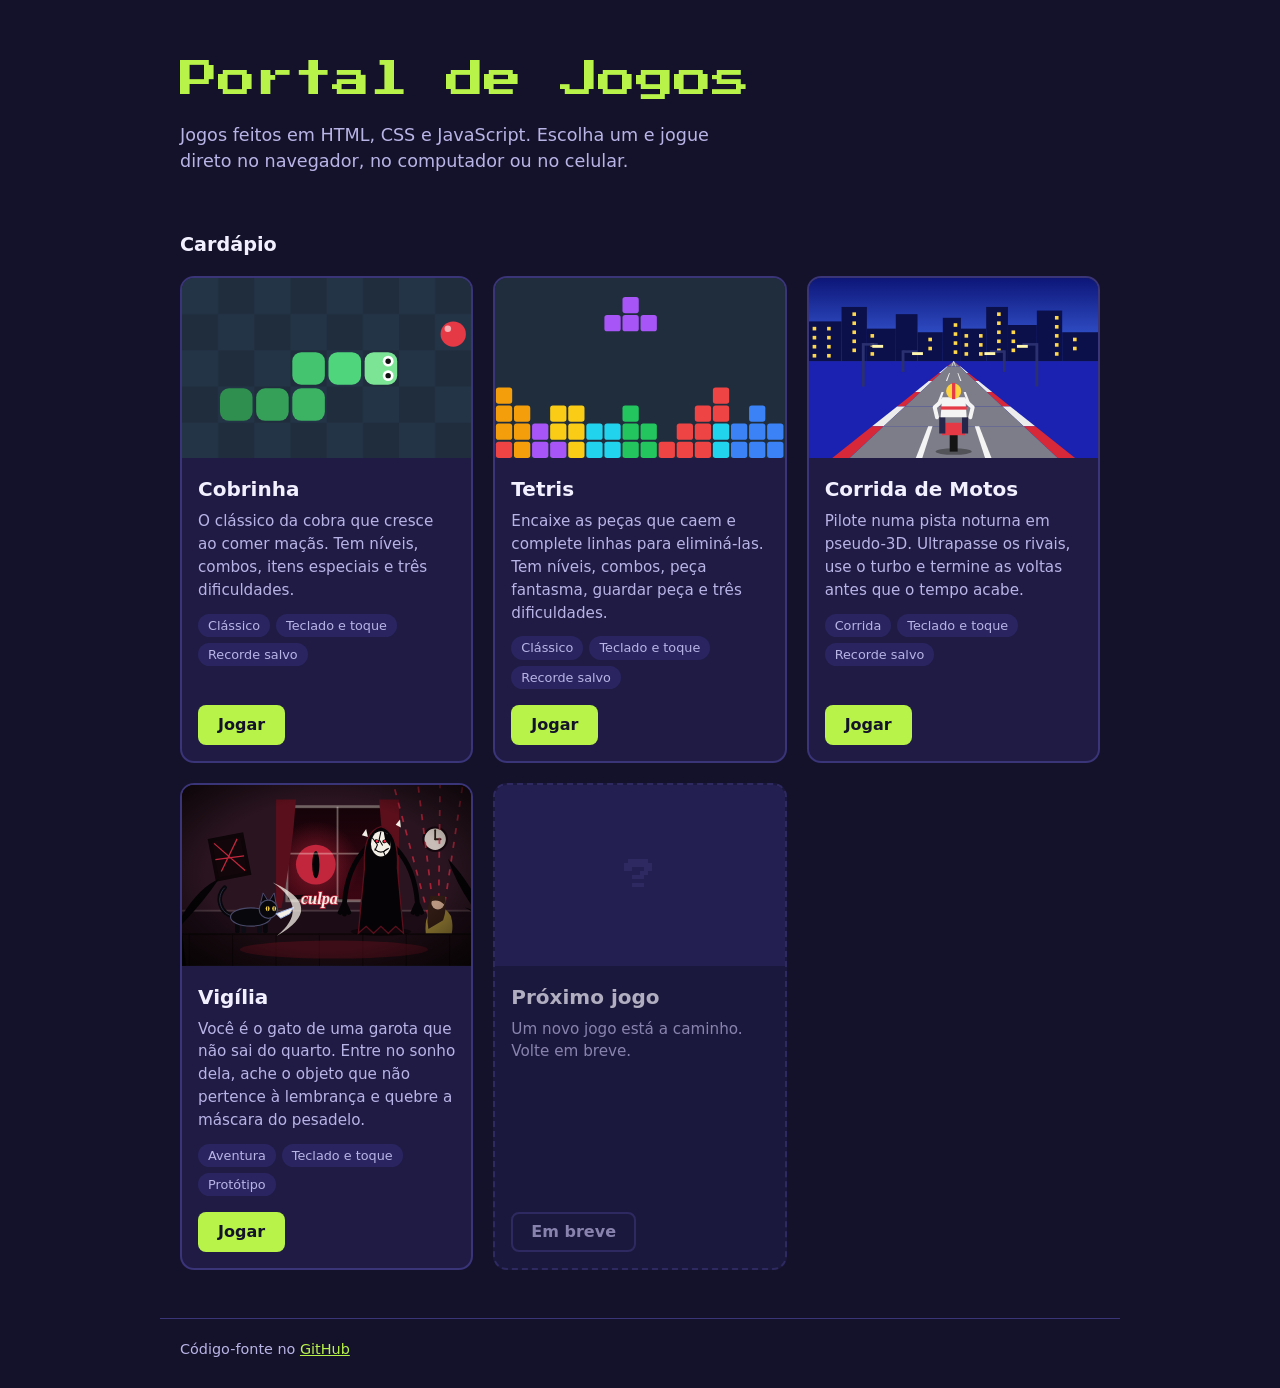
<file: index.html>
<!DOCTYPE html>
<html lang="pt-br">
    <head>
        <meta charset="UTF-8">
        <meta name="viewport" content="width=device-width, initial-scale=1.0">
        <meta name="description" content="Portal de jogos feitos em HTML, CSS e JavaScript. Escolha um jogo e jogue direto no navegador.">
        <title>Portal de Jogos</title>

        <!-- Fonte só do título. Se não carregar, o navegador usa "monospace". -->
        <link rel="preconnect" href="https://fonts.googleapis.com">
        <link rel="preconnect" href="https://fonts.gstatic.com" crossorigin>
        <link href="https://fonts.googleapis.com/css2?family=Press+Start+2P&display=swap" rel="stylesheet">

        <style>
            /* =========================================
               PORTAL DE JOGOS - estilos da página inicial
               ========================================= */

            :root {
                --fundo: #14122b;
                --superficie: #1f1b45;
                --superficie-clara: #2a2560;
                --borda: #3a3478;
                --texto: #f2f0ff;
                --texto-suave: #b9b4e6;
                --destaque: #b8f34a;      /* verde da cobrinha */
                --destaque-texto: #14122b;
            }

            * {
                box-sizing: border-box;
            }

            body {
                margin: 0;
                min-height: 100vh;
                display: flex;
                flex-direction: column;
                background-color: var(--fundo);
                color: var(--texto);
                font-family: system-ui, -apple-system, 'Segoe UI', Roboto, Arial, sans-serif;
                line-height: 1.5;
            }

            /* ---------- TOPO ---------- */
            .topo,
            main,
            .rodape {
                width: 100%;
                max-width: 960px;
                margin: 0 auto;
                padding-left: 20px;
                padding-right: 20px;
            }

            .topo {
                padding-top: 56px;
                padding-bottom: 24px;
            }

            .topo h1 {
                margin: 0 0 16px;
                font-family: 'Press Start 2P', monospace;
                font-size: clamp(1.4rem, 5vw, 2.4rem);
                line-height: 1.3;
                font-weight: normal;
                color: var(--destaque);
            }

            .topo p {
                margin: 0;
                max-width: 52ch;
                font-size: 1.1rem;
                color: var(--texto-suave);
            }

            /* ---------- CARDÁPIO ---------- */
            main {
                flex: 1;
                padding-bottom: 48px;
            }

            .titulo-secao {
                margin: 32px 0 16px;
                font-size: 1.2rem;
                color: var(--texto);
            }

            .cardapio {
                list-style: none;
                margin: 0;
                padding: 0;
                display: grid;
                grid-template-columns: repeat(auto-fill, minmax(260px, 1fr));
                gap: 20px;
            }

            .jogo {
                display: flex;
                flex-direction: column;
                height: 100%;
                overflow: hidden;
                background-color: var(--superficie);
                border: 2px solid var(--borda);
                border-radius: 14px;
                color: inherit;
                text-decoration: none;
                transition: transform 0.15s ease, border-color 0.15s ease;
            }

            a.jogo:hover {
                transform: translateY(-4px);
                border-color: var(--destaque);
            }

            a.jogo:focus-visible {
                outline: 3px solid var(--destaque);
                outline-offset: 3px;
            }

            .miniatura {
                display: block;
                width: 100%;
                aspect-ratio: 16 / 10;
                background-color: #1f2d3d;
            }

            .jogo-corpo {
                display: flex;
                flex-direction: column;
                flex: 1;
                padding: 16px;
            }

            .jogo-corpo h3 {
                margin: 0 0 6px;
                font-size: 1.25rem;
            }

            .jogo-corpo p {
                margin: 0 0 12px;
                color: var(--texto-suave);
                font-size: 0.95rem;
            }

            .etiquetas {
                list-style: none;
                margin: 0 0 16px;
                padding: 0;
                display: flex;
                flex-wrap: wrap;
                gap: 6px;
            }

            .etiquetas li {
                padding: 2px 10px;
                border-radius: 999px;
                background-color: var(--superficie-clara);
                font-size: 0.8rem;
                color: var(--texto-suave);
            }

            /* botão "Jogar" fica sempre no pé do card */
            .jogar {
                margin-top: auto;
                align-self: flex-start;
                padding: 8px 20px;
                border-radius: 8px;
                background-color: var(--destaque);
                color: var(--destaque-texto);
                font-weight: bold;
            }

            /* ---------- MINIATURA DA VIGÍLIA (parallax) ----------
               Cada camada vai e volta na horizontal; quanto maior o --p,
               mais perto do jogador ela parece. No hover a câmera acelera. */
            .vigilia .camada {
                animation: vig-camera 9s ease-in-out infinite alternate;
            }

            a.jogo:hover .vigilia .camada,
            a.jogo:focus-visible .vigilia .camada {
                animation-duration: 3s;
            }

            @keyframes vig-camera {
                from { transform: translateX(calc(var(--p) * 1px)); }
                to   { transform: translateX(calc(var(--p) * -1px)); }
            }

            .vig-pulsa {
                animation: vig-pulsa 1.8s ease-in-out infinite;
            }

            @keyframes vig-pulsa {
                50% { opacity: 0.35; }
            }

            .vig-ponteiro {
                transform-box: fill-box;
                transform-origin: 50% 100%;
                animation: vig-volta 1.2s linear infinite;
            }

            @keyframes vig-volta {
                to { transform: rotate(-360deg); }
            }

            .vig-fios {
                stroke-dasharray: 14 18;
                animation: vig-fios 1.2s linear infinite;
            }

            @keyframes vig-fios {
                to { stroke-dashoffset: -64; }
            }

            .vig-palavra {
                animation: vig-palavra 2.6s linear infinite;
            }

            @keyframes vig-palavra {
                0%   { transform: translateX(16px); opacity: 0; }
                20%  { opacity: 1; }
                85%  { opacity: 1; }
                100% { transform: translateX(-12px); opacity: 0; }
            }

            /* ---------- CARD "EM BREVE" ---------- */
            .jogo.em-breve {
                border-style: dashed;
                opacity: 0.7;
            }

            .miniatura.vazia {
                display: flex;
                align-items: center;
                justify-content: center;
                background-color: var(--superficie-clara);
                font-family: 'Press Start 2P', monospace;
                font-size: 2rem;
                color: var(--borda);
            }

            .em-breve .jogar {
                background-color: transparent;
                border: 2px solid var(--borda);
                color: var(--texto-suave);
                padding: 6px 18px;
            }

            /* ---------- RODAPÉ ---------- */
            .rodape {
                padding-top: 20px;
                padding-bottom: 28px;
                border-top: 1px solid var(--borda);
                font-size: 0.9rem;
                color: var(--texto-suave);
            }

            .rodape p {
                margin: 0;
            }

            .rodape a {
                color: var(--destaque);
            }

            /* ---------- ACESSIBILIDADE ---------- */
            @media (prefers-reduced-motion: reduce) {
                .jogo {
                    transition: none;
                }
                a.jogo:hover {
                    transform: none;
                }
                .vigilia * {
                    animation: none !important;
                }
            }

            @media (max-width: 600px) {
                .topo {
                    padding-top: 36px;
                }
            }
        </style>
    </head>
    <body>

        <header class="topo">
            <h1>Portal de Jogos</h1>
            <p>Jogos feitos em HTML, CSS e JavaScript. Escolha um e jogue direto no navegador, no computador ou no celular.</p>
        </header>

        <main>
            <h2 class="titulo-secao">Cardápio</h2>

            <ul class="cardapio">

                <!-- ===== JOGO: COBRINHA ===== -->
                <li>
                    <a class="jogo" href="jogos/cobrinha/">
                        <svg class="miniatura" viewBox="0 0 160 100" aria-hidden="true" focusable="false">
                            <defs>
                                <pattern id="xadrez" width="40" height="40" patternUnits="userSpaceOnUse">
                                    <rect width="40" height="40" fill="#1f2d3d"/>
                                    <rect width="20" height="20" fill="#243447"/>
                                    <rect x="20" y="20" width="20" height="20" fill="#243447"/>
                                </pattern>
                            </defs>
                            <rect width="160" height="100" fill="url(#xadrez)"/>

                            <!-- corpo da cobra -->
                            <rect x="21" y="61" width="18" height="18" rx="5" fill="#2f8f4e"/>
                            <rect x="41" y="61" width="18" height="18" rx="5" fill="#35a057"/>
                            <rect x="61" y="61" width="18" height="18" rx="5" fill="#3cb263"/>
                            <rect x="61" y="41" width="18" height="18" rx="5" fill="#44c46f"/>
                            <rect x="81" y="41" width="18" height="18" rx="5" fill="#4fd57b"/>
                            <!-- cabeça -->
                            <rect x="101" y="41" width="18" height="18" rx="5" fill="#7be495"/>
                            <circle cx="114" cy="46" r="3" fill="#fff"/><circle cx="114" cy="46" r="1.5" fill="#111"/>
                            <circle cx="114" cy="54" r="3" fill="#fff"/><circle cx="114" cy="54" r="1.5" fill="#111"/>

                            <!-- maçã -->
                            <circle cx="150" cy="31" r="7" fill="#e63946"/>
                            <circle cx="147" cy="28" r="1.8" fill="rgba(255,255,255,0.6)"/>
                        </svg>

                        <div class="jogo-corpo">
                            <h3>Cobrinha</h3>
                            <p>O clássico da cobra que cresce ao comer maçãs. Tem níveis, combos, itens especiais e três dificuldades.</p>
                            <ul class="etiquetas">
                                <li>Clássico</li>
                                <li>Teclado e toque</li>
                                <li>Recorde salvo</li>
                            </ul>
                            <span class="jogar">Jogar</span>
                        </div>
                    </a>
                </li>

                <!-- ===== JOGO: TETRIS ===== -->
                <li>
                    <a class="jogo" href="jogos/tetris/">
                        <svg class="miniatura" viewBox="0 0 160 100" aria-hidden="true" focusable="false">
                            <rect width="160" height="100" fill="#1f2d3d"/>
                            <rect x="70.5" y="10.5" width="9" height="9" rx="1.5" fill="#a855f7"/>
                            <rect x="60.5" y="20.5" width="9" height="9" rx="1.5" fill="#a855f7"/>
                            <rect x="70.5" y="20.5" width="9" height="9" rx="1.5" fill="#a855f7"/>
                            <rect x="80.5" y="20.5" width="9" height="9" rx="1.5" fill="#a855f7"/>
                            <rect x="0.5" y="60.5" width="9" height="9" rx="1.5" fill="#f59e0b"/>
                            <rect x="120.5" y="60.5" width="9" height="9" rx="1.5" fill="#ef4444"/>
                            <rect x="0.5" y="70.5" width="9" height="9" rx="1.5" fill="#f59e0b"/>
                            <rect x="10.5" y="70.5" width="9" height="9" rx="1.5" fill="#f59e0b"/>
                            <rect x="30.5" y="70.5" width="9" height="9" rx="1.5" fill="#facc15"/>
                            <rect x="40.5" y="70.5" width="9" height="9" rx="1.5" fill="#facc15"/>
                            <rect x="70.5" y="70.5" width="9" height="9" rx="1.5" fill="#22c55e"/>
                            <rect x="110.5" y="70.5" width="9" height="9" rx="1.5" fill="#ef4444"/>
                            <rect x="120.5" y="70.5" width="9" height="9" rx="1.5" fill="#ef4444"/>
                            <rect x="140.5" y="70.5" width="9" height="9" rx="1.5" fill="#3b82f6"/>
                            <rect x="0.5" y="80.5" width="9" height="9" rx="1.5" fill="#f59e0b"/>
                            <rect x="10.5" y="80.5" width="9" height="9" rx="1.5" fill="#f59e0b"/>
                            <rect x="20.5" y="80.5" width="9" height="9" rx="1.5" fill="#a855f7"/>
                            <rect x="30.5" y="80.5" width="9" height="9" rx="1.5" fill="#facc15"/>
                            <rect x="40.5" y="80.5" width="9" height="9" rx="1.5" fill="#facc15"/>
                            <rect x="50.5" y="80.5" width="9" height="9" rx="1.5" fill="#22d3ee"/>
                            <rect x="60.5" y="80.5" width="9" height="9" rx="1.5" fill="#22d3ee"/>
                            <rect x="70.5" y="80.5" width="9" height="9" rx="1.5" fill="#22c55e"/>
                            <rect x="80.5" y="80.5" width="9" height="9" rx="1.5" fill="#22c55e"/>
                            <rect x="100.5" y="80.5" width="9" height="9" rx="1.5" fill="#ef4444"/>
                            <rect x="110.5" y="80.5" width="9" height="9" rx="1.5" fill="#ef4444"/>
                            <rect x="120.5" y="80.5" width="9" height="9" rx="1.5" fill="#22d3ee"/>
                            <rect x="130.5" y="80.5" width="9" height="9" rx="1.5" fill="#3b82f6"/>
                            <rect x="140.5" y="80.5" width="9" height="9" rx="1.5" fill="#3b82f6"/>
                            <rect x="150.5" y="80.5" width="9" height="9" rx="1.5" fill="#3b82f6"/>
                            <rect x="0.5" y="90.5" width="9" height="9" rx="1.5" fill="#ef4444"/>
                            <rect x="10.5" y="90.5" width="9" height="9" rx="1.5" fill="#f59e0b"/>
                            <rect x="20.5" y="90.5" width="9" height="9" rx="1.5" fill="#a855f7"/>
                            <rect x="30.5" y="90.5" width="9" height="9" rx="1.5" fill="#a855f7"/>
                            <rect x="40.5" y="90.5" width="9" height="9" rx="1.5" fill="#facc15"/>
                            <rect x="50.5" y="90.5" width="9" height="9" rx="1.5" fill="#22d3ee"/>
                            <rect x="60.5" y="90.5" width="9" height="9" rx="1.5" fill="#22d3ee"/>
                            <rect x="70.5" y="90.5" width="9" height="9" rx="1.5" fill="#22c55e"/>
                            <rect x="80.5" y="90.5" width="9" height="9" rx="1.5" fill="#22c55e"/>
                            <rect x="90.5" y="90.5" width="9" height="9" rx="1.5" fill="#ef4444"/>
                            <rect x="100.5" y="90.5" width="9" height="9" rx="1.5" fill="#ef4444"/>
                            <rect x="110.5" y="90.5" width="9" height="9" rx="1.5" fill="#ef4444"/>
                            <rect x="120.5" y="90.5" width="9" height="9" rx="1.5" fill="#22d3ee"/>
                            <rect x="130.5" y="90.5" width="9" height="9" rx="1.5" fill="#3b82f6"/>
                            <rect x="140.5" y="90.5" width="9" height="9" rx="1.5" fill="#3b82f6"/>
                            <rect x="150.5" y="90.5" width="9" height="9" rx="1.5" fill="#3b82f6"/>
                        </svg>

                        <div class="jogo-corpo">
                            <h3>Tetris</h3>
                            <p>Encaixe as peças que caem e complete linhas para eliminá-las. Tem níveis, combos, peça fantasma, guardar peça e três dificuldades.</p>
                            <ul class="etiquetas">
                                <li>Clássico</li>
                                <li>Teclado e toque</li>
                                <li>Recorde salvo</li>
                            </ul>
                            <span class="jogar">Jogar</span>
                        </div>
                    </a>
                </li>

                <!-- ===== JOGO: CORRIDA DE MOTOS ===== -->
                <li>
                    <a class="jogo" href="jogos/motos/">
                        <svg class="miniatura" viewBox="0 0 160 100" aria-hidden="true" focusable="false">
                            <defs>
                                <linearGradient id="ceuMotos" x1="0" y1="0" x2="0" y2="1">
                                    <stop offset="0" stop-color="#0d1678"/>
                                    <stop offset="1" stop-color="#3f66e8"/>
                                </linearGradient>
                            </defs>
                            <rect width="160" height="46" fill="url(#ceuMotos)"/>
                                                        <rect x="0" y="24" width="18" height="22" fill="#0b0f4a"/>
                            <rect x="2" y="27" width="2" height="2" fill="#ffd84a"/>
                            <rect x="10" y="27" width="2" height="2" fill="#ffd84a"/>
                            <rect x="2" y="32" width="2" height="2" fill="#ffd84a"/>
                            <rect x="10" y="32" width="2" height="2" fill="#ffd84a"/>
                            <rect x="2" y="37" width="2" height="2" fill="#ffd84a"/>
                            <rect x="10" y="37" width="2" height="2" fill="#ffd84a"/>
                            <rect x="2" y="42" width="2" height="2" fill="#ffd84a"/>
                            <rect x="10" y="42" width="2" height="2" fill="#ffd84a"/>
                            <rect x="18" y="16" width="14" height="30" fill="#0b0f4a"/>
                            <rect x="24" y="19" width="2" height="2" fill="#ffd84a"/>
                            <rect x="24" y="24" width="2" height="2" fill="#ffd84a"/>
                            <rect x="24" y="29" width="2" height="2" fill="#ffd84a"/>
                            <rect x="24" y="34" width="2" height="2" fill="#ffd84a"/>
                            <rect x="24" y="39" width="2" height="2" fill="#ffd84a"/>
                            <rect x="32" y="28" width="16" height="18" fill="#0b0f4a"/>
                            <rect x="34" y="31" width="2" height="2" fill="#ffd84a"/>
                            <rect x="34" y="36" width="2" height="2" fill="#ffd84a"/>
                            <rect x="34" y="41" width="2" height="2" fill="#ffd84a"/>
                            <rect x="48" y="20" width="12" height="26" fill="#0b0f4a"/>
                            <rect x="60" y="30" width="14" height="16" fill="#0b0f4a"/>
                            <rect x="66" y="33" width="2" height="2" fill="#ffd84a"/>
                            <rect x="66" y="38" width="2" height="2" fill="#ffd84a"/>
                            <rect x="74" y="22" width="10" height="24" fill="#0b0f4a"/>
                            <rect x="80" y="25" width="2" height="2" fill="#ffd84a"/>
                            <rect x="80" y="30" width="2" height="2" fill="#ffd84a"/>
                            <rect x="80" y="35" width="2" height="2" fill="#ffd84a"/>
                            <rect x="80" y="40" width="2" height="2" fill="#ffd84a"/>
                            <rect x="84" y="28" width="14" height="18" fill="#0b0f4a"/>
                            <rect x="86" y="31" width="2" height="2" fill="#ffd84a"/>
                            <rect x="94" y="31" width="2" height="2" fill="#ffd84a"/>
                            <rect x="86" y="36" width="2" height="2" fill="#ffd84a"/>
                            <rect x="94" y="36" width="2" height="2" fill="#ffd84a"/>
                            <rect x="86" y="41" width="2" height="2" fill="#ffd84a"/>
                            <rect x="94" y="41" width="2" height="2" fill="#ffd84a"/>
                            <rect x="98" y="16" width="12" height="30" fill="#0b0f4a"/>
                            <rect x="104" y="19" width="2" height="2" fill="#ffd84a"/>
                            <rect x="104" y="24" width="2" height="2" fill="#ffd84a"/>
                            <rect x="104" y="29" width="2" height="2" fill="#ffd84a"/>
                            <rect x="104" y="34" width="2" height="2" fill="#ffd84a"/>
                            <rect x="104" y="39" width="2" height="2" fill="#ffd84a"/>
                            <rect x="110" y="26" width="16" height="20" fill="#0b0f4a"/>
                            <rect x="112" y="29" width="2" height="2" fill="#ffd84a"/>
                            <rect x="112" y="34" width="2" height="2" fill="#ffd84a"/>
                            <rect x="112" y="39" width="2" height="2" fill="#ffd84a"/>
                            <rect x="126" y="18" width="14" height="28" fill="#0b0f4a"/>
                            <rect x="136" y="21" width="2" height="2" fill="#ffd84a"/>
                            <rect x="136" y="26" width="2" height="2" fill="#ffd84a"/>
                            <rect x="136" y="31" width="2" height="2" fill="#ffd84a"/>
                            <rect x="136" y="36" width="2" height="2" fill="#ffd84a"/>
                            <rect x="136" y="41" width="2" height="2" fill="#ffd84a"/>
                            <rect x="140" y="30" width="20" height="16" fill="#0b0f4a"/>
                            <rect x="146" y="33" width="2" height="2" fill="#ffd84a"/>
                            <rect x="146" y="38" width="2" height="2" fill="#ffd84a"/>
                                                        <rect x="0" y="46" width="160" height="54" fill="#1b21b0"/>
                            <polygon points="80.0,46 80.0,46 76.8,49 76.2,49" fill="#d62839"/>
                            <polygon points="80.0,46 80.0,46 83.8,49 83.2,49" fill="#d62839"/>
                            <polygon points="80.0,46 80.0,46 83.2,49 76.8,49" fill="#7d7d89"/>
                            <polygon points="79.8,46 80.2,46 79.1,49 78.8,49" fill="#f4f4f4"/>
                            <polygon points="79.8,46 80.2,46 81.2,49 80.9,49" fill="#f4f4f4"/>
                            <polygon points="76.2,49 76.8,49 73.0,52.5 71.9,52.5" fill="#ececec"/>
                            <polygon points="83.2,49 83.8,49 88.1,52.5 87.0,52.5" fill="#ececec"/>
                            <polygon points="76.8,49 83.2,49 87.0,52.5 73.0,52.5" fill="#7d7d89"/>
                            <polygon points="71.9,52.5 73.0,52.5 68.2,57 66.2,57" fill="#d62839"/>
                            <polygon points="87.0,52.5 88.1,52.5 93.8,57 91.8,57" fill="#d62839"/>
                            <polygon points="73.0,52.5 87.0,52.5 91.8,57 68.2,57" fill="#7d7d89"/>
                            <polygon points="77.5,52.5 77.9,52.5 76.4,57 75.7,57" fill="#f4f4f4"/>
                            <polygon points="82.1,52.5 82.5,52.5 84.3,57 83.6,57" fill="#f4f4f4"/>
                            <polygon points="66.2,57 68.2,57 61.7,63 58.7,63" fill="#ececec"/>
                            <polygon points="91.8,57 93.8,57 101.3,63 98.3,63" fill="#ececec"/>
                            <polygon points="68.2,57 91.8,57 98.3,63 61.7,63" fill="#7d7d89"/>
                            <polygon points="58.7,63 61.7,63 53.1,71 48.7,71" fill="#d62839"/>
                            <polygon points="98.3,63 101.3,63 111.3,71 106.9,71" fill="#d62839"/>
                            <polygon points="61.7,63 98.3,63 106.9,71 53.1,71" fill="#7d7d89"/>
                            <polygon points="73.3,63 74.5,63 71.9,71 70.2,71" fill="#f4f4f4"/>
                            <polygon points="85.5,63 86.7,63 89.8,71 88.1,71" fill="#f4f4f4"/>
                            <polygon points="48.7,71 53.1,71 41.3,82 34.9,82" fill="#ececec"/>
                            <polygon points="106.9,71 111.3,71 125.1,82 118.7,82" fill="#ececec"/>
                            <polygon points="53.1,71 106.9,71 118.7,82 41.3,82" fill="#7d7d89"/>
                            <polygon points="34.9,82 41.3,82 22.0,100 12.3,100" fill="#d62839"/>
                            <polygon points="118.7,82 125.1,82 147.7,100 138.0,100" fill="#d62839"/>
                            <polygon points="41.3,82 118.7,82 138.0,100 22.0,100" fill="#7d7d89"/>
                            <polygon points="65.9,82 68.3,82 62.5,100 58.9,100" fill="#f4f4f4"/>
                            <polygon points="91.7,82 94.1,82 101.1,100 97.5,100" fill="#f4f4f4"/>
                            <rect x="29.2" y="36" width="1.6" height="24" fill="#2b3170"/>
                            <rect x="30" y="36" width="8" height="1.4" fill="#2b3170"/>
                            <rect x="35" y="37" width="6" height="1.6" fill="#fff6b0"/>
                            <rect x="125.2" y="36" width="1.6" height="24" fill="#2b3170"/>
                            <rect x="118" y="36" width="8" height="1.4" fill="#2b3170"/>
                            <rect x="115" y="37" width="6" height="1.6" fill="#fff6b0"/>
                            <rect x="51.2" y="40" width="1.6" height="12" fill="#2b3170"/>
                            <rect x="52" y="40" width="8" height="1.4" fill="#2b3170"/>
                            <rect x="57" y="41" width="6" height="1.6" fill="#fff6b0"/>
                            <rect x="107.2" y="40" width="1.6" height="12" fill="#2b3170"/>
                            <rect x="100" y="40" width="8" height="1.4" fill="#2b3170"/>
                            <rect x="97" y="41" width="6" height="1.6" fill="#fff6b0"/>
                            
<ellipse cx="80" cy="96" rx="10" ry="1.8" fill="rgba(0,0,0,0.35)"/>
<rect x="77.8" y="85" width="4.4" height="11" fill="#141414"/>
<polygon points="73.5,87 86.5,87 85,80 75,80" fill="#e63946"/>
<rect x="72" y="77" width="3.4" height="9" fill="#26264a"/>
<rect x="84.6" y="77" width="3.4" height="9" fill="#26264a"/>
<polygon points="72.8,77 87.2,77 86.4,66 73.6,66" fill="#f4f4f4"/>
<rect x="72.8" y="71" width="14.4" height="1.8" fill="#e63946"/>
<polyline points="74,67.5 69.5,71.5 70.8,77" fill="none" stroke="#f4f4f4" stroke-width="2.2" stroke-linecap="round" stroke-linejoin="round"/>
<polyline points="86,67.5 90.5,71.5 89.2,77" fill="none" stroke="#f4f4f4" stroke-width="2.2" stroke-linecap="round" stroke-linejoin="round"/>
<circle cx="80" cy="62.5" r="4.2" fill="#ffd23f"/>
<rect x="79.1" y="58" width="1.8" height="9" fill="#e63946"/>

                        </svg>

                        <div class="jogo-corpo">
                            <h3>Corrida de Motos</h3>
                            <p>Pilote numa pista noturna em pseudo-3D. Ultrapasse os rivais, use o turbo e termine as voltas antes que o tempo acabe.</p>
                            <ul class="etiquetas">
                                <li>Corrida</li>
                                <li>Teclado e toque</li>
                                <li>Recorde salvo</li>
                            </ul>
                            <span class="jogar">Jogar</span>
                        </div>
                    </a>
                </li>

                <!-- ===== JOGO: VIGÍLIA =====
                     Miniatura em 4 camadas (céu, parede, cena, primeiro plano), como no jogo.
                     Cada camada desliza numa amplitude diferente (--p) e isso cria o parallax. -->
                <li>
                    <a class="jogo" href="jogos/vigilia/">
                        <svg class="miniatura vigilia" viewBox="0 0 160 100" aria-hidden="true" focusable="false">
                            <defs>
                                <linearGradient id="vigCeu" x1="0" y1="0" x2="0" y2="1">
                                    <stop offset="0" stop-color="#0a0206"/>
                                    <stop offset="1" stop-color="#4a0716"/>
                                </linearGradient>
                                <radialGradient id="vigBrilho" cx=".5" cy=".5" r=".5">
                                    <stop offset="0" stop-color="#c2263d" stop-opacity=".55"/>
                                    <stop offset="1" stop-color="#c2263d" stop-opacity="0"/>
                                </radialGradient>
                                <radialGradient id="vigVinheta" cx=".5" cy=".5" r=".75">
                                    <stop offset=".55" stop-color="#000" stop-opacity="0"/>
                                    <stop offset="1" stop-color="#000" stop-opacity=".85"/>
                                </radialGradient>
                            </defs>

                            <!-- camada 1: céu, sol com fenda e morros (move pouco) -->
                            <g class="camada" style="--p:1">
                                <rect x="-20" width="200" height="82" fill="url(#vigCeu)"/>
                                <circle class="vig-pulsa" cx="74" cy="44" r="24" fill="url(#vigBrilho)"/>
                                <circle cx="74" cy="44" r="11" fill="#c2263d"/>
                                <ellipse cx="74" cy="44" rx="2" ry="7.5" fill="#050305"/>
                                <path d="M-20,82 L-20,68 Q8,58 36,66 Q66,56 96,65 Q128,57 152,66 Q168,61 180,64 L180,82Z" fill="#12060a"/>
                            </g>

                            <!-- camada 2: parede com a janela, cortinas, quadro torto e relógio -->
                            <g class="camada" style="--p:2.5">
                                <path fill-rule="evenodd" fill="#2a1420" d="M-20,0H180V82H-20Z M58,12V64H114V12Z"/>
                                <rect x="-20" y="70" width="200" height="12" fill="#1c0c16"/>
                                <rect x="-20" y="69" width="200" height="1" fill="#fff8ea" opacity=".15"/>
                                <rect x="58" y="12" width="56" height="52" fill="none" stroke="#fff8ea" stroke-width="1.6" opacity=".35"/>
                                <path d="M86,12V64M58,38H114" stroke="#fff8ea" stroke-width="1" opacity=".35"/>
                                <path d="M52,8 H63 Q61,38 55,68 H52Z" fill="#5a0f1c"/>
                                <path d="M120,8 H109 Q111,38 117,68 H120Z" fill="#5a0f1c"/>
                                <g transform="rotate(-11 24 28)">
                                    <rect x="14" y="28" width="20" height="24" fill="#0d0508"/>
                                    <rect x="16" y="30" width="16" height="20" fill="#12060a"/>
                                    <path d="M17,31 L31,49 M30,31 L18,47 M16,40 L32,41" stroke="#c2263d" stroke-width=".7"/>
                                </g>
                                <circle cx="140" cy="30" r="6.5" fill="#fff8ea" opacity=".75" stroke="#0d0508" stroke-width="1.2"/>
                                <path class="vig-ponteiro" d="M140,30V25" stroke="#2a1d17" stroke-width="1" stroke-linecap="round"/>
                                <path d="M140,30H143" stroke="#2a1d17" stroke-width="1" stroke-linecap="round"/>
                            </g>

                            <!-- camada 3: chão, a garota presa por fios, a Máscara e o gato com o caco -->
                            <g class="camada" style="--p:5">
                                <rect x="-20" y="82" width="200" height="18" fill="#190b11"/>
                                <rect x="-20" y="82" width="200" height="1" fill="#0e0609"/>
                                <path d="M4,82V100M28,82V100M52,82V100M76,82V100M100,82V100M124,82V100M148,82V100" stroke="#0e0609" stroke-width=".6"/>
                                <ellipse cx="84" cy="91" rx="52" ry="5" fill="#5a0f1c" opacity=".55"/>

                                <!-- garota (marionete) -->
                                <g transform="translate(142,82) scale(.24)">
                                    <g class="vig-fios" stroke="#c2263d" stroke-width="4" fill="none" opacity=".8">
                                        <path d="M-14,-70 L-60,-440"/><path d="M0,-78 L4,-440"/><path d="M14,-70 L70,-440"/>
                                        <path d="M-24,-40 L-130,-440"/>
                                    </g>
                                    <path d="M-30,0 Q-34,-44 -10,-58 Q14,-64 28,-40 Q34,-18 30,0Z" fill="#8a7430"/>
                                    <path d="M-20,-86 Q-30,-40 -24,-10 L10,-30 Q20,-60 14,-86Z" fill="#2e1a12"/>
                                    <circle cx="-2" cy="-70" r="15" fill="#b99680"/>
                                    <path d="M-18,-74 Q-8,-92 10,-84 Q16,-76 13,-66 Q0,-80 -18,-74Z" fill="#2e1a12"/>
                                </g>

                                <!-- a Máscara -->
                                <g transform="translate(110,82) scale(.24)">
                                    <ellipse cx="0" cy="-4" rx="70" ry="10" fill="#000" opacity=".5"/>
                                    <g stroke="#050305" stroke-width="11" fill="none" stroke-linecap="round">
                                        <path d="M-34,-196 Q-78,-150 -84,-70 M-84,-70 l-10,22 M-84,-70 l0,26 M-84,-70 l10,22"/>
                                        <path d="M34,-196 Q78,-150 84,-70 M84,-70 l-10,22 M84,-70 l0,26 M84,-70 l10,22"/>
                                    </g>
                                    <path d="M-52,0 L-38,-150 Q-42,-236 0,-246 Q42,-236 38,-150 L52,0 L34,-16 L17,0 L0,-16 L-17,0 L-34,-16Z" fill="#050305" stroke="#5a0f1c" stroke-width="3"/>
                                    <ellipse cx="0" cy="-206" rx="23" ry="29" fill="#f4efe6"/>
                                    <polygon points="6,-236 24,-222 22,-200 10,-214" fill="#050305"/>
                                    <ellipse cx="-9" cy="-212" rx="6" ry="4" fill="#050305" transform="rotate(18 -9 -212)"/>
                                    <ellipse cx="9" cy="-212" rx="6" ry="4" fill="#050305" transform="rotate(-18 9 -212)"/>
                                    <circle class="vig-pulsa" cx="-9" cy="-212" r="3" fill="#ff2a4a"/>
                                    <circle class="vig-pulsa" cx="9" cy="-212" r="3" fill="#ff2a4a"/>
                                    <path d="M-14,-194 Q0,-180 14,-194" stroke="#050305" stroke-width="2.4" fill="none" stroke-linecap="round"/>
                                    <path d="M-20,-220 L-8,-204 L-14,-190 M0,-234 L-4,-216 L4,-202 M18,-196 L6,-188 L10,-178" stroke="#050305" stroke-width="2.4" fill="none"/>
                                    <polygon points="-44,-226 -34,-240 -30,-222" fill="#f4efe6"/>
                                    <polygon points="34,-250 44,-262 46,-244" fill="#f4efe6"/>
                                </g>

                                <!-- palavra lançada pela Máscara, voando até o gato -->
                                <text class="vig-palavra" x="76" y="66" text-anchor="middle" font-family="'Cormorant Garamond', Georgia, serif" font-style="italic" font-weight="700" font-size="9" fill="#f4efe6" stroke="#c2263d" stroke-width=".9" paint-order="stroke">culpa</text>

                                <!-- o gato, com o caco de porcelana e o golpe -->
                                <g transform="translate(38,82) scale(.36)">
                                    <path d="M-26,-26 C-48,-30 -54,-56 -40,-70" stroke="#07070c" stroke-width="7" fill="none" stroke-linecap="round"/>
                                    <path d="M-26,-26 C-48,-30 -54,-56 -40,-70" stroke="#4a4a6a" stroke-width="1.5" fill="none" opacity=".6"/>
                                    <rect x="-24" y="-16" width="7" height="16" rx="3" fill="#07070c"/>
                                    <rect x="-14" y="-16" width="7" height="16" rx="3" fill="#0d0d15"/>
                                    <rect x="10" y="-16" width="7" height="16" rx="3" fill="#0d0d15"/>
                                    <rect x="19" y="-16" width="7" height="16" rx="3" fill="#07070c"/>
                                    <ellipse cx="0" cy="-25" rx="31" ry="14" fill="#07070c" stroke="#4a4a6a" stroke-width="1.8"/>
                                    <polygon points="15,-46 19,-62 27,-49" fill="#07070c" stroke="#4a4a6a" stroke-width="1.5"/>
                                    <polygon points="28,-49 36,-62 39,-45" fill="#07070c" stroke="#4a4a6a" stroke-width="1.5"/>
                                    <circle cx="27" cy="-37" r="14" fill="#07070c" stroke="#4a4a6a" stroke-width="1.8"/>
                                    <ellipse cx="26" cy="-38" rx="3" ry="4" fill="#ffd84a"/>
                                    <ellipse cx="36" cy="-38" rx="3" ry="4" fill="#ffd84a"/>
                                    <rect x="25.3" y="-41.5" width="1.4" height="7" fill="#07070c"/>
                                    <rect x="35.3" y="-41.5" width="1.4" height="7" fill="#07070c"/>
                                    <polygon points="39,-30 66,-40 60,-30 46,-23" fill="#f6f1e7" stroke="#9fb4e8" stroke-width="1.5"/>
                                    <path d="M34,-78 Q118,-40 40,4 Q92,-38 34,-78Z" fill="#f6f1e7" opacity=".75"/>
                                </g>
                            </g>

                            <!-- camada 4: plantas em silhueta no primeiro plano (move mais) -->
                            <g class="camada" style="--p:9" fill="#050305">
                                <g transform="translate(-6,100) scale(.24)">
                                    <path d="M-34,0 L-26,-70 H26 L34,0Z"/>
                                    <path d="M0,-70 Q-70,-150 -96,-220 Q-40,-170 0,-70Z"/>
                                    <path d="M0,-70 Q10,-190 -14,-270 Q44,-190 0,-70Z"/>
                                    <path d="M0,-70 Q70,-140 110,-200 Q52,-176 0,-70Z"/>
                                </g>
                                <g transform="translate(172,100) scale(.26)">
                                    <path d="M-34,0 L-26,-70 H26 L34,0Z"/>
                                    <path d="M0,-70 Q-70,-150 -96,-228 Q-40,-170 0,-70Z"/>
                                    <path d="M0,-70 Q10,-190 -14,-270 Q44,-190 0,-70Z"/>
                                    <path d="M0,-70 Q-30,-120 -60,-124 Q-22,-104 0,-70Z"/>
                                </g>
                            </g>

                            <rect width="160" height="100" fill="url(#vigVinheta)"/>
                        </svg>

                        <div class="jogo-corpo">
                            <h3>Vigília</h3>
                            <p>Você é o gato de uma garota que não sai do quarto. Entre no sonho dela, ache o objeto que não pertence à lembrança e quebre a máscara do pesadelo.</p>
                            <ul class="etiquetas">
                                <li>Aventura</li>
                                <li>Teclado e toque</li>
                                <li>Protótipo</li>
                            </ul>
                            <span class="jogar">Jogar</span>
                        </div>
                    </a>
                </li>

                <!-- ===== PRÓXIMO JOGO (reservado) =====
                     Para publicar um novo jogo:
                     1. crie a pasta jogos/nome-do-jogo/ com o index.html dele;
                     2. copie o bloco <li> do jogo acima e troque título, texto e o href;
                     3. apague este bloco de "Em breve" quando não precisar mais dele. -->
                <li>
                    <div class="jogo em-breve" aria-disabled="true">
                        <div class="miniatura vazia" aria-hidden="true">?</div>
                        <div class="jogo-corpo">
                            <h3>Próximo jogo</h3>
                            <p>Um novo jogo está a caminho. Volte em breve.</p>
                            <span class="jogar">Em breve</span>
                        </div>
                    </div>
                </li>

            </ul>
        </main>

        <footer class="rodape">
            <p>
                Código-fonte no
                <a href="https://github.com/SEU-USUARIO/SEU-REPOSITORIO">GitHub</a>
            </p>
        </footer>

    </body>
</html>
</file>
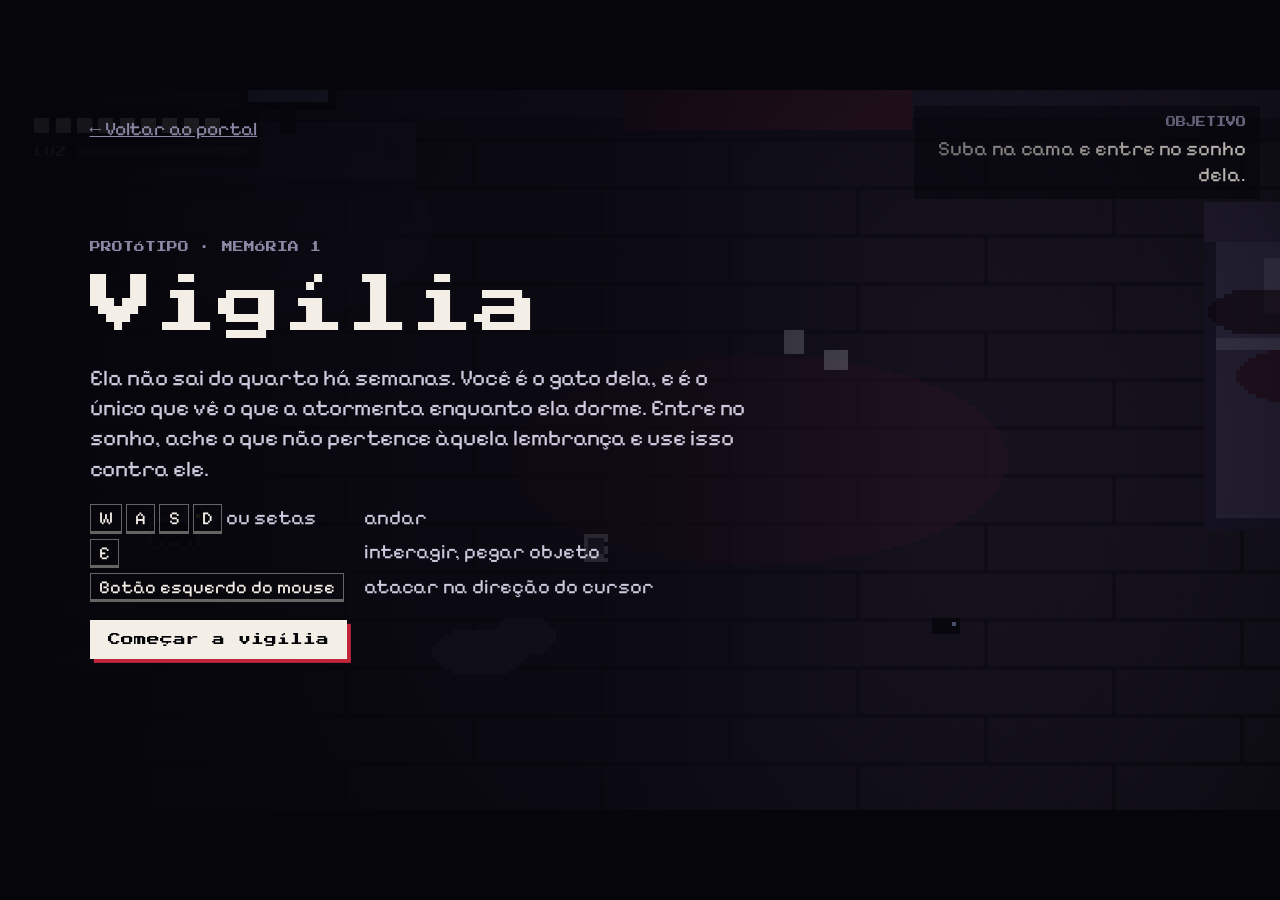
<file: jogos/vigilia/index.html>
<!DOCTYPE html>
<html lang="pt-br">
    <head>
        <meta charset="UTF-8">
        <meta name="viewport" content="width=device-width, initial-scale=1.0">
        <title>Vigília</title>

        <!-- Fontes de pixel. Sem internet, o navegador usa "monospace". -->
        <link rel="preconnect" href="https://fonts.googleapis.com">
        <link rel="preconnect" href="https://fonts.gstatic.com" crossorigin>
        <link href="https://fonts.googleapis.com/css2?family=Pixelify+Sans:wght@400;600&family=Press+Start+2P&display=swap" rel="stylesheet">

        <link rel="stylesheet" href="style.css">
    </head>
    <body>

        <div id="jogo">
            <!-- A cena é desenhada aqui em 320x180 e ampliada pelo CSS (pixel art). -->
            <canvas id="tela" aria-label="Cena do jogo"></canvas>

            <!-- HUD em HTML, por cima do canvas -->
            <div class="hud" id="hud-status">
                <div id="vidas" aria-label="Vidas do gato"></div>
                <div class="medidor">Luz <span class="barra"><b id="luz"></b></span></div>
            </div>
            <div class="hud" id="hud-chefe">
                <span>A Máscara</span>
                <div class="barra"><b id="vida-chefe"></b></div>
            </div>
            <div class="hud" id="objetivo"></div>
            <div class="hud" id="legenda"></div>
            <div id="dano"></div>
            <div id="transicao"></div>

            <!-- Controles de toque (só aparecem em telas de toque) -->
            <div id="toque">
                <div class="direcional">
                    <button data-tecla="arrowup" aria-label="Cima">▲</button>
                    <button data-tecla="arrowleft" aria-label="Esquerda">◀</button>
                    <button data-tecla="arrowdown" aria-label="Baixo">▼</button>
                    <button data-tecla="arrowright" aria-label="Direita">▶</button>
                </div>
                <div class="acoes">
                    <button data-tecla="e" aria-label="Interagir">E</button>
                    <button data-acao="atacar" aria-label="Atacar">✦</button>
                </div>
            </div>

            <div class="painel" id="painel-titulo">
                <a class="voltar" href="../../">&larr; Voltar ao portal</a>
                <h1><small>Protótipo · Memória 1</small>Vigília</h1>
                <p>Ela não sai do quarto há semanas. Você é o gato dela, e é o único que vê o que a atormenta enquanto ela dorme. Entre no sonho, ache o que não pertence àquela lembrança e use isso contra ele.</p>
                <div class="teclas">
                    <span><kbd>W</kbd> <kbd>A</kbd> <kbd>S</kbd> <kbd>D</kbd> ou setas</span><span>andar</span>
                    <span><kbd>E</kbd></span><span>interagir, pegar objeto</span>
                    <span><kbd>Botão esquerdo do mouse</kbd></span><span>atacar na direção do cursor</span>
                </div>
                <button class="botao" id="botao-comecar">Começar a vigília</button>
            </div>

            <div class="painel" id="painel-fim" hidden>
                <h1><small>Fim do protótipo</small>A cortina abriu</h1>
                <p>Primeira memória desfeita. A luz do quarto subiu para 20%. O ciclo completo do jogo repete este laço, com um sonho novo e um objeto fora de contexto diferente a cada memória.</p>
                <ul>
                    <li>Quarto: fica mais claro e arrumado a cada memória vencida.</li>
                    <li>Sonho: começa perfeito, e o primeiro golpe revela o que ele era.</li>
                    <li>Arma: sempre o objeto que destoa do cenário.</li>
                </ul>
                <button class="botao" id="botao-de-novo">Jogar de novo</button>
            </div>
        </div>

        <!-- Cada arquivo tem uma responsabilidade. A ordem importa: quem é usado vem antes. -->
        <script src="js/config.js"></script>
        <script src="js/util.js"></script>
        <script src="js/roteiro.js"></script>
        <script src="js/agenda.js"></script>
        <script src="js/paleta.js"></script>
        <script src="js/sprites.js"></script>
        <script src="js/fonte.js"></script>
        <script src="js/tela.js"></script>
        <script src="js/entrada.js"></script>
        <script src="js/hud.js"></script>
        <script src="js/particulas.js"></script>
        <script src="js/gato.js"></script>
        <script src="js/palavras.js"></script>
        <script src="js/mascara.js"></script>
        <script src="js/cenarios/quarto.js"></script>
        <script src="js/cenarios/sonho.js"></script>
        <script src="js/capitulos/vigilia.js"></script>
        <script src="js/capitulos/memoria.js"></script>
        <script src="js/jogo.js"></script>
    </body>
</html>
</file>
<file: jogos/vigilia/style.css>
/* =========================================
   VIGÍLIA - estilos
   O palco é 16:9 e fica centralizado. O canvas (320x180) é ampliado sem
   suavização, e o HUD em HTML fica por cima dele.
   ========================================= */

:root {
    color-scheme: dark;
    --tinta: #06050b;      /* fundo fora do palco */
    --osso: #f4efe6;       /* porcelana, texto principal */
    --lua: #9fb4e8;        /* luz fria do quarto */
    --brasa: #ffcf8a;      /* luz quente, esperança */
    --ferida: #c2263d;     /* perigo, o vilão */
    --nevoa: #8d87a6;      /* texto secundário */
    --fonte-titulo: 'Press Start 2P', monospace;
    --fonte-texto: 'Pixelify Sans', 'Courier New', monospace;
}

* {
    box-sizing: border-box;
}

html,
body {
    height: 100%;
    margin: 0;
}

body {
    display: grid;
    place-items: center;
    overflow: hidden;
    background: var(--tinta);
    color: var(--osso);
    font-family: var(--fonte-texto);
}

/* ---------- PALCO ---------- */
#jogo {
    position: relative;
    width: min(100vw, calc(100vh * 16 / 9));
    aspect-ratio: 16 / 9;
    font-size: min(1.67vw, 2.96vh);   /* todo o HUD escala junto com o palco */
    overflow: hidden;
    background: #000;
    user-select: none;
    -webkit-user-select: none;
    touch-action: none;
}

#tela {
    position: absolute;
    inset: 0;
    width: 100%;
    height: 100%;
    display: block;
    image-rendering: pixelated;
    image-rendering: crisp-edges;
    cursor: crosshair;
}

/* ---------- HUD ---------- */
.hud {
    position: absolute;
    pointer-events: none;
}

#hud-status {
    left: 1em;
    top: 0.8em;
    display: flex;
    flex-direction: column;
    gap: 0.6em;
    padding: 0.5em 0.6em;
    background: rgba(6, 5, 11, 0.6);
}

#vidas {
    display: flex;
    gap: 0.3em;
}

#vidas i {
    width: 0.7em;
    height: 0.7em;
    background: var(--osso);
    box-shadow: 0.12em 0.12em 0 rgba(0, 0, 0, 0.6);
}

#vidas i.perdida {
    background: transparent;
    outline: 1px solid rgba(244, 239, 230, 0.35);
    box-shadow: none;
}

.medidor {
    display: flex;
    align-items: center;
    gap: 0.8em;
    font-family: var(--fonte-titulo);
    font-size: 0.5em;
    text-transform: uppercase;
    color: var(--nevoa);
}

.barra {
    display: block;
    width: 16em;
    height: 0.9em;
    overflow: hidden;
    background: rgba(255, 255, 255, 0.12);
}

.barra b {
    display: block;
    width: 0;
    height: 100%;
    background: var(--brasa);
    transition: width 1.6s ease;
}

#objetivo {
    right: 1em;
    top: 0.8em;
    max-width: 17em;
    padding: 0.5em 0.7em;
    background: rgba(6, 5, 11, 0.6);
    text-align: right;
    font-size: 0.95em;
    line-height: 1.3;
}

#objetivo:empty {
    display: none;
}

#objetivo small {
    display: block;
    margin-bottom: 0.6em;
    font-family: var(--fonte-titulo);
    font-size: 0.5em;
    text-transform: uppercase;
    color: var(--nevoa);
}

#hud-chefe {
    left: 50%;
    top: 1.1em;
    width: 20em;
    transform: translateX(-50%);
    text-align: center;
    opacity: 0;
    transition: opacity 0.8s;
}

#hud-chefe.ativo {
    opacity: 1;
}

#hud-chefe span {
    font-family: var(--fonte-titulo);
    font-size: 0.6em;
    text-shadow: 0.15em 0.15em 0 var(--ferida);
}

#hud-chefe .barra {
    width: 100%;
    height: 0.5em;
    margin-top: 0.5em;
    background: rgba(0, 0, 0, 0.6);
    outline: 2px solid rgba(194, 38, 61, 0.6);
}

#hud-chefe .barra b {
    width: 100%;
    background: var(--ferida);
    transition: width 0.25s;
}

#legenda {
    left: 50%;
    bottom: 1.6em;
    width: min(34em, 88%);
    padding: 0.5em 0.9em;
    transform: translateX(-50%);
    background: rgba(6, 5, 11, 0.82);
    border: 2px solid rgba(244, 239, 230, 0.25);
    text-align: center;
    font-size: 1.15em;
    line-height: 1.25;
    text-wrap: balance;
    opacity: 0;
    transition: opacity 0.4s;
}

#legenda.visivel {
    opacity: 1;
}

#legenda em {
    display: block;
    margin-bottom: 0.6em;
    font-family: var(--fonte-titulo);
    font-style: normal;
    font-size: 0.42em;
    text-transform: uppercase;
    color: var(--nevoa);
}

#legenda.vilao {
    color: #ffb3bd;
    border-color: rgba(194, 38, 61, 0.7);
}

#transicao {
    position: absolute;
    inset: 0;
    display: grid;
    place-items: center;
    padding: 2em;
    background: #000;
    color: var(--osso);
    font-size: 1.3em;
    text-align: center;
    opacity: 0;
    transition: opacity 0.9s ease;
    pointer-events: none;
}

#dano {
    position: absolute;
    inset: 0;
    box-shadow: inset 0 0 9em 2em var(--ferida);
    opacity: 0;
    transition: opacity 0.4s;
    pointer-events: none;
}

/* ---------- PAINÉIS (título e fim) ---------- */
.painel {
    position: absolute;
    inset: 0;
    display: flex;
    flex-direction: column;
    justify-content: center;
    gap: 1em;
    padding: 0 7%;
    background: linear-gradient(90deg, rgba(6, 5, 11, 0.95) 0%, rgba(6, 5, 11, 0.82) 50%, rgba(6, 5, 11, 0.2) 100%);
}

.painel[hidden] {
    display: none;
}

.painel h1 {
    margin: 0;
    font-family: var(--fonte-titulo);
    font-weight: normal;
    font-size: 3em;
    line-height: 1.1;
}

.painel h1 small {
    display: block;
    margin-bottom: 1.6em;
    font-size: 0.17em;
    text-transform: uppercase;
    color: var(--nevoa);
}

.painel p {
    max-width: 30em;
    margin: 0;
    font-size: 1.05em;
    line-height: 1.35;
    color: #cfc9de;
}

.painel ul {
    max-width: 32em;
    margin: 0;
    padding-left: 1.1em;
    line-height: 1.4;
    color: #cfc9de;
}

.voltar {
    position: absolute;
    left: 7%;
    top: 1.4em;
    color: var(--nevoa);
    font-size: 0.9em;
}

.voltar:hover {
    color: var(--osso);
}

.teclas {
    display: grid;
    grid-template-columns: auto 1fr;
    gap: 0.45em 1em;
    align-items: center;
    max-width: 30em;
    font-size: 0.95em;
    color: #cfc9de;
}

kbd {
    padding: 0.1em 0.45em;
    border: 1px solid rgba(244, 239, 230, 0.4);
    border-bottom-width: 3px;
    font-family: var(--fonte-texto);
    font-size: 0.9em;
    color: var(--osso);
    white-space: nowrap;
}

.botao {
    align-self: flex-start;
    padding: 1em 1.4em;
    border: 0;
    background: var(--osso);
    box-shadow: 0.3em 0.3em 0 var(--ferida);
    color: var(--tinta);
    font-family: var(--fonte-titulo);
    font-size: 0.6em;
    cursor: pointer;
}

.botao:hover {
    background: var(--brasa);
}

.botao:focus-visible {
    outline: 3px solid var(--lua);
    outline-offset: 3px;
}

/* ---------- CONTROLES DE TOQUE ---------- */
#toque {
    position: absolute;
    inset: auto 0 0 0;
    display: none;
    justify-content: space-between;
    align-items: flex-end;
    padding: 1em 1.4em;
    pointer-events: none;
}

#toque button {
    width: 3.2em;
    height: 3.2em;
    border: 2px solid rgba(244, 239, 230, 0.45);
    background: rgba(10, 8, 18, 0.6);
    color: var(--osso);
    font: 600 1.1em var(--fonte-texto);
    touch-action: none;
    pointer-events: auto;
}

/* direcional em cruz: cima no meio da 1ª linha, os outros três na 2ª */
.direcional {
    display: grid;
    grid-template-columns: repeat(3, 3.2em);
    gap: 0.3em;
}

.direcional button:first-child {
    grid-column: 2;
}

.direcional button:nth-child(2) {
    grid-column: 1;
}

.acoes {
    display: flex;
    gap: 0.7em;
}

@media (pointer: coarse) {
    #toque {
        display: flex;
    }

    #legenda {
        bottom: 8.5em;
    }
}
</file>
